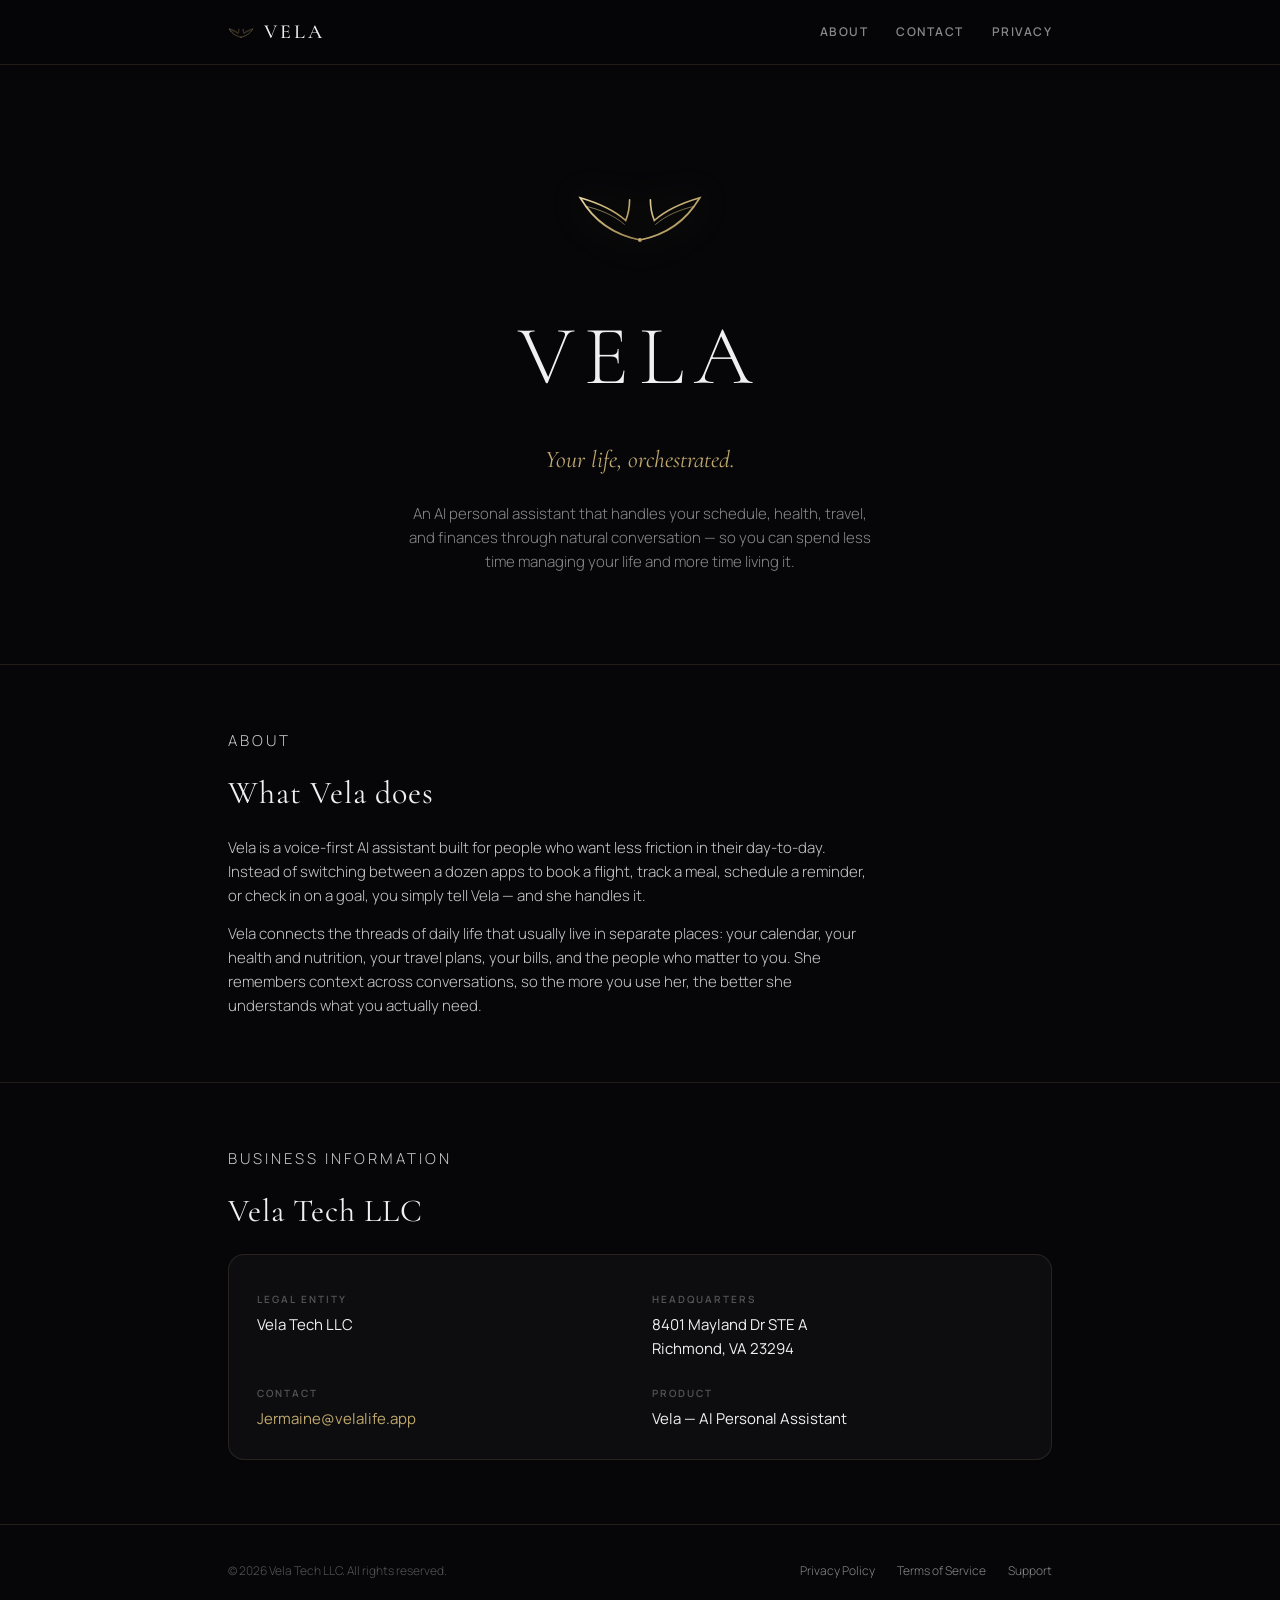
<file: index.html>
<!DOCTYPE html>
<html lang="en">
<head>
<meta charset="UTF-8">
<meta name="viewport" content="width=device-width, initial-scale=1.0">
<title>Vela — Your Life, Orchestrated</title>
<meta name="description" content="Vela is an AI personal assistant that handles your schedule, health, travel, and finances through natural conversation. Built by Vela Tech LLC.">
<link rel="icon" href="assets/wing-mark.svg" type="image/svg+xml">
<link rel="stylesheet" href="assets/style.css">
</head>
<body>

<nav class="site-nav">
  <div class="wrap">
    <a href="/" class="nav-brand">
      <img src="assets/wing-mark.svg" alt="">
      <span>VELA</span>
    </a>
    <div class="nav-links">
      <a href="#about">About</a>
      <a href="#contact">Contact</a>
      <a href="privacy.html">Privacy</a>
    </div>
  </div>
</nav>

<header class="hero">
  <div class="wrap">
    <img class="hero-mark" src="assets/wing-mark.svg" alt="Vela wing mark">
    <h1>VELA</h1>
    <p class="tagline">Your life, orchestrated.</p>
    <p class="lede">
      An AI personal assistant that handles your schedule, health, travel,
      and finances through natural conversation — so you can spend less
      time managing your life and more time living it.
    </p>
  </div>
</header>

<section class="block" id="about">
  <div class="wrap">
    <p class="eyebrow">About</p>
    <h2>What Vela does</h2>
    <p>
      Vela is a voice-first AI assistant built for people who want less
      friction in their day-to-day. Instead of switching between a dozen
      apps to book a flight, track a meal, schedule a reminder, or check
      in on a goal, you simply tell Vela — and she handles it.
    </p>
    <p>
      Vela connects the threads of daily life that usually live in
      separate places: your calendar, your health and nutrition, your
      travel plans, your bills, and the people who matter to you. She
      remembers context across conversations, so the more you use her,
      the better she understands what you actually need.
    </p>
  </div>
</section>

<section class="block" id="contact">
  <div class="wrap">
    <p class="eyebrow">Business Information</p>
    <h2>Vela Tech LLC</h2>
    <div class="card">
      <div class="info-grid">
        <div>
          <div class="label">Legal Entity</div>
          <div class="value">Vela Tech LLC</div>
        </div>
        <div>
          <div class="label">Headquarters</div>
          <div class="value">8401 Mayland Dr STE A<br>Richmond, VA 23294</div>
        </div>
        <div>
          <div class="label">Contact</div>
          <div class="value"><a href="mailto:Jermaine@velalife.app">Jermaine@velalife.app</a></div>
        </div>
        <div>
          <div class="label">Product</div>
          <div class="value">Vela — AI Personal Assistant</div>
        </div>
      </div>
    </div>
  </div>
</section>

<footer>
  <div class="wrap">
    <div class="copyright">&copy; <span id="year"></span> Vela Tech LLC. All rights reserved.</div>
    <div class="foot-links">
      <a href="privacy.html">Privacy Policy</a>
      <a href="terms.html">Terms of Service</a>
      <a href="support.html">Support</a>
    </div>
  </div>
</footer>

<script>document.getElementById('year').textContent = new Date().getFullYear();</script>
</body>
</html>
</file>
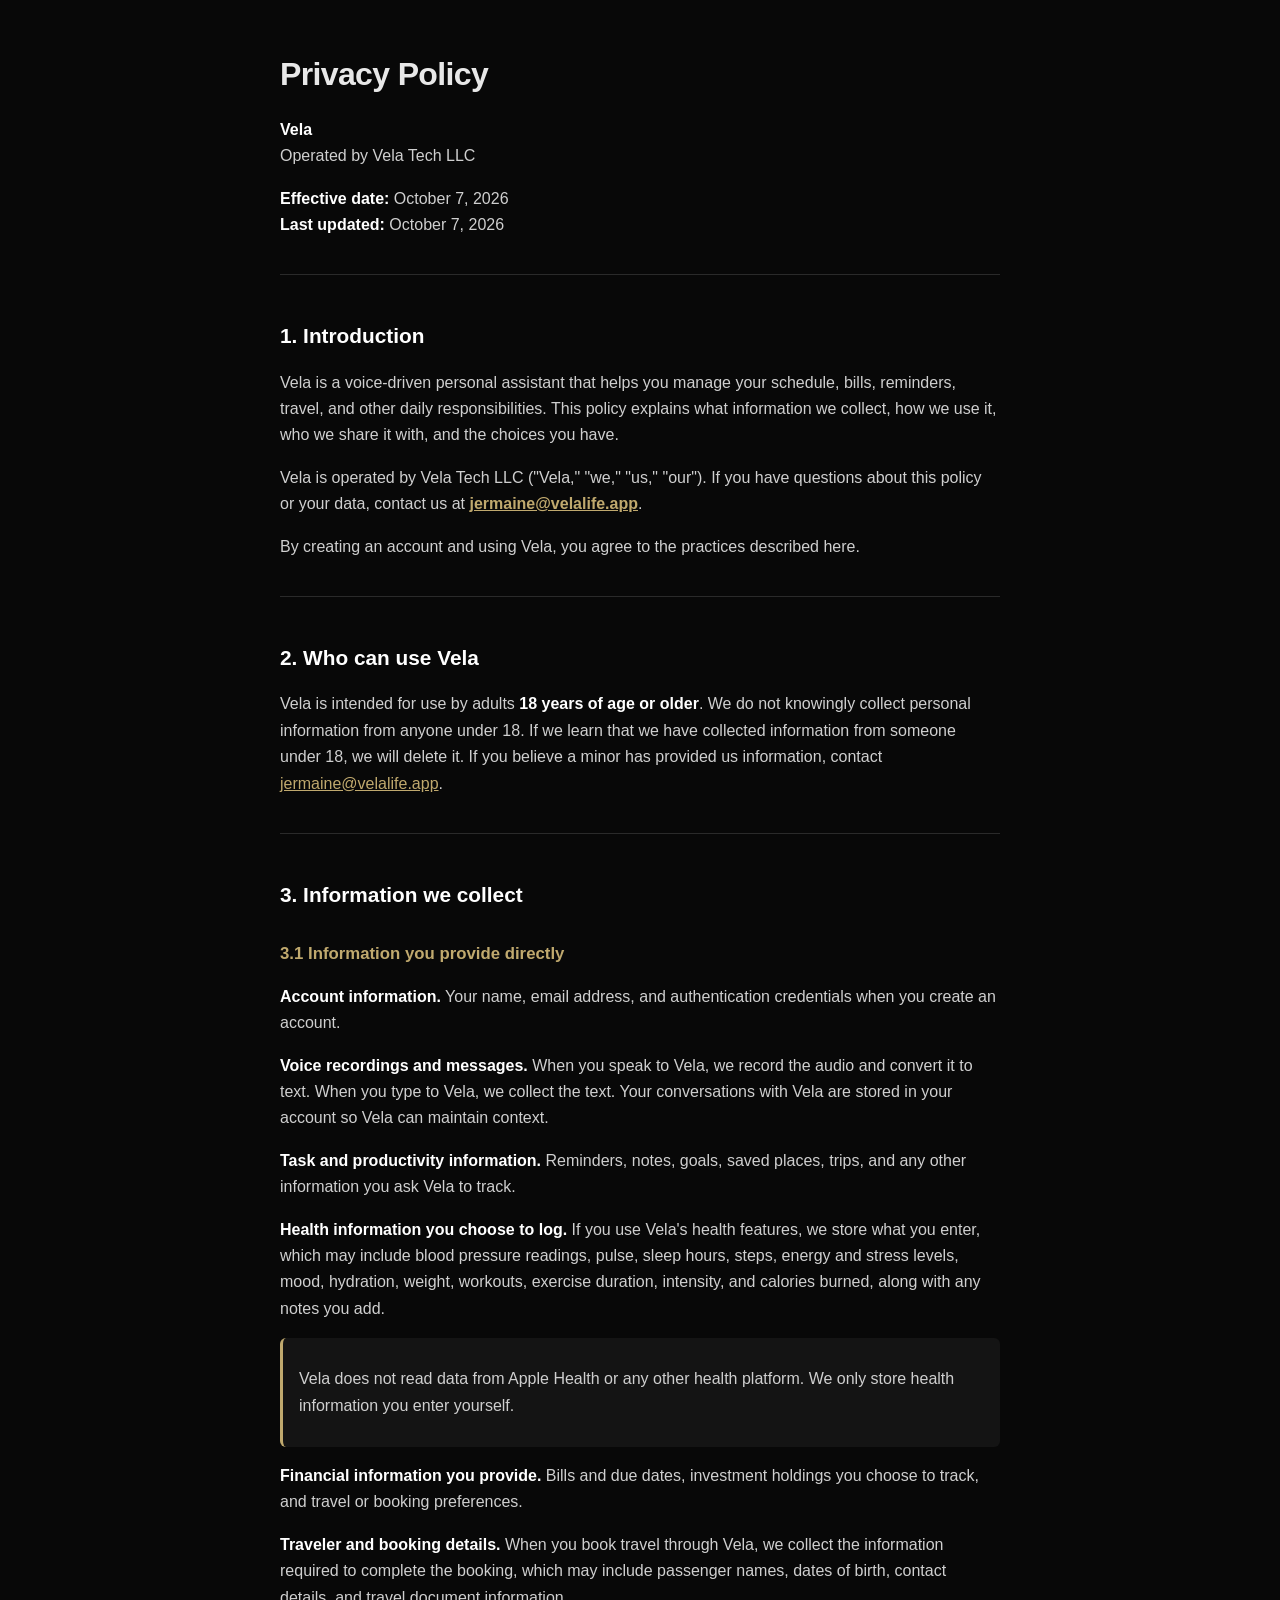
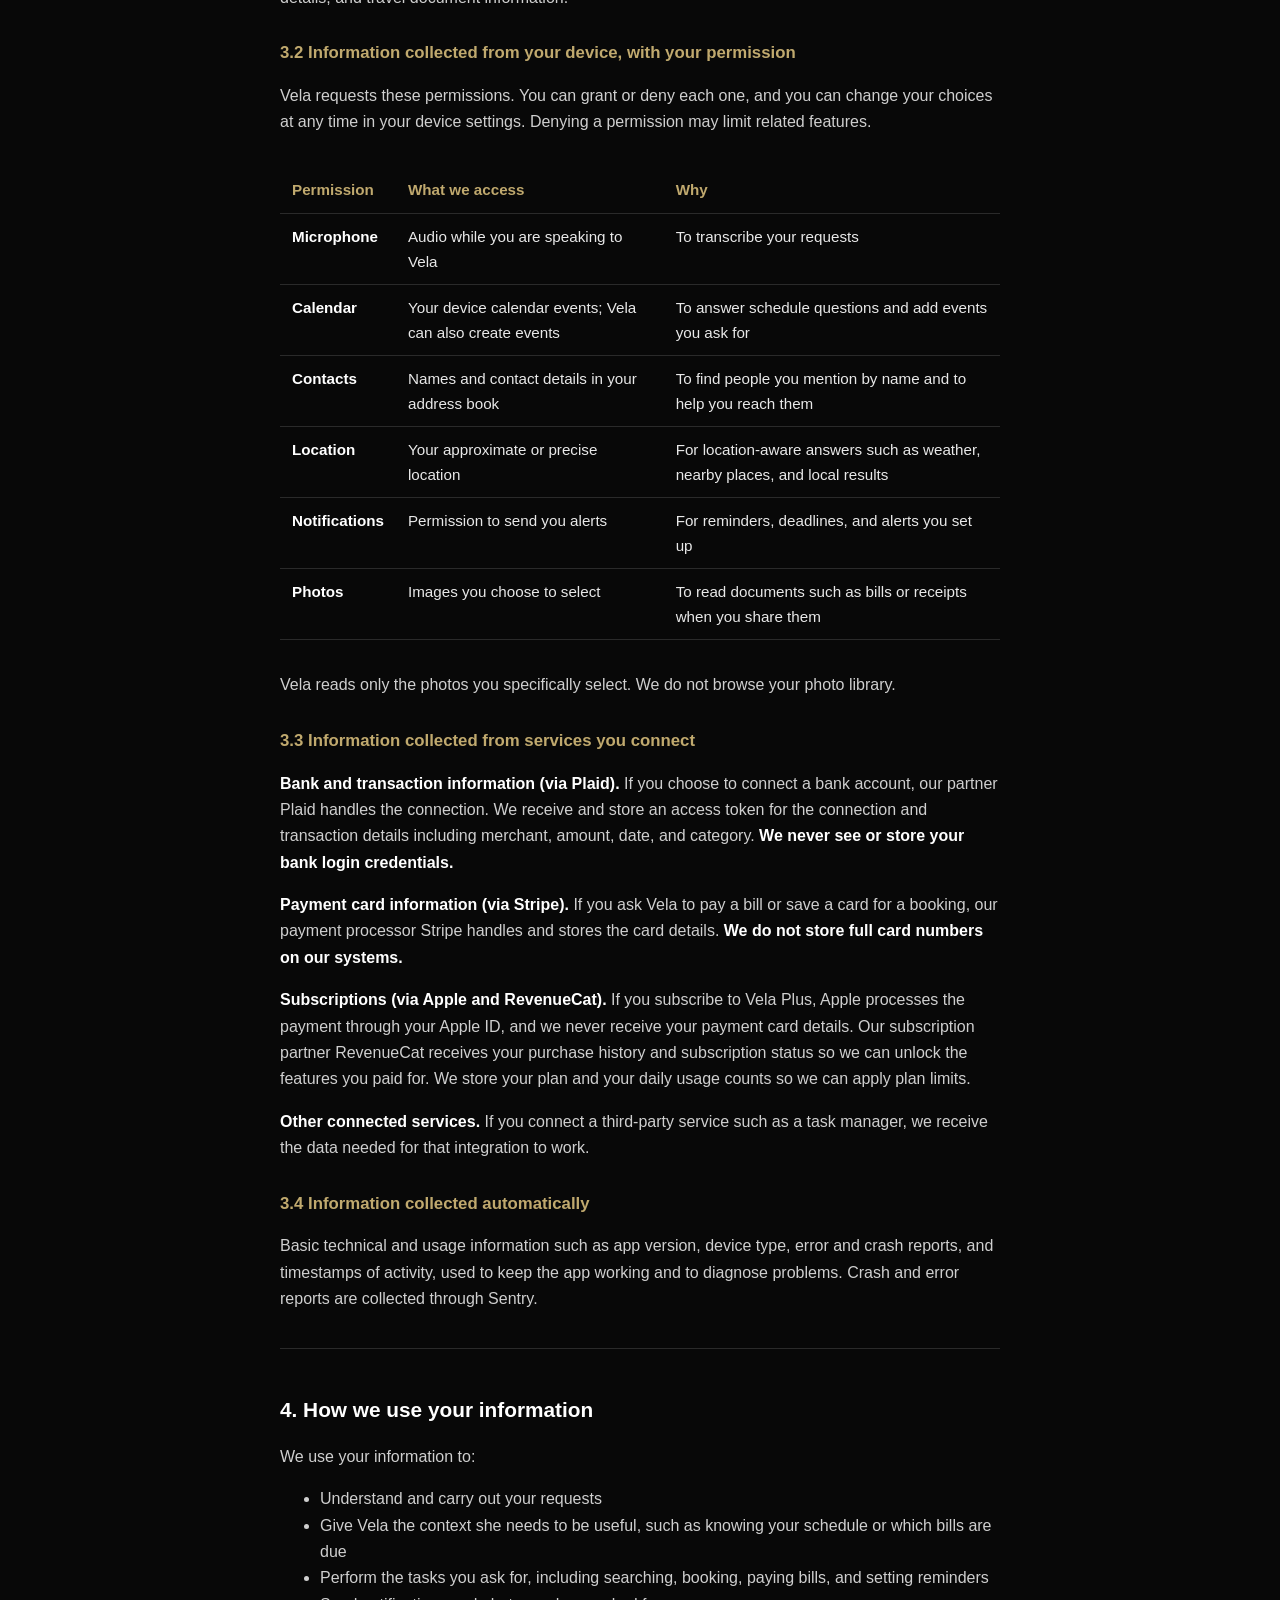
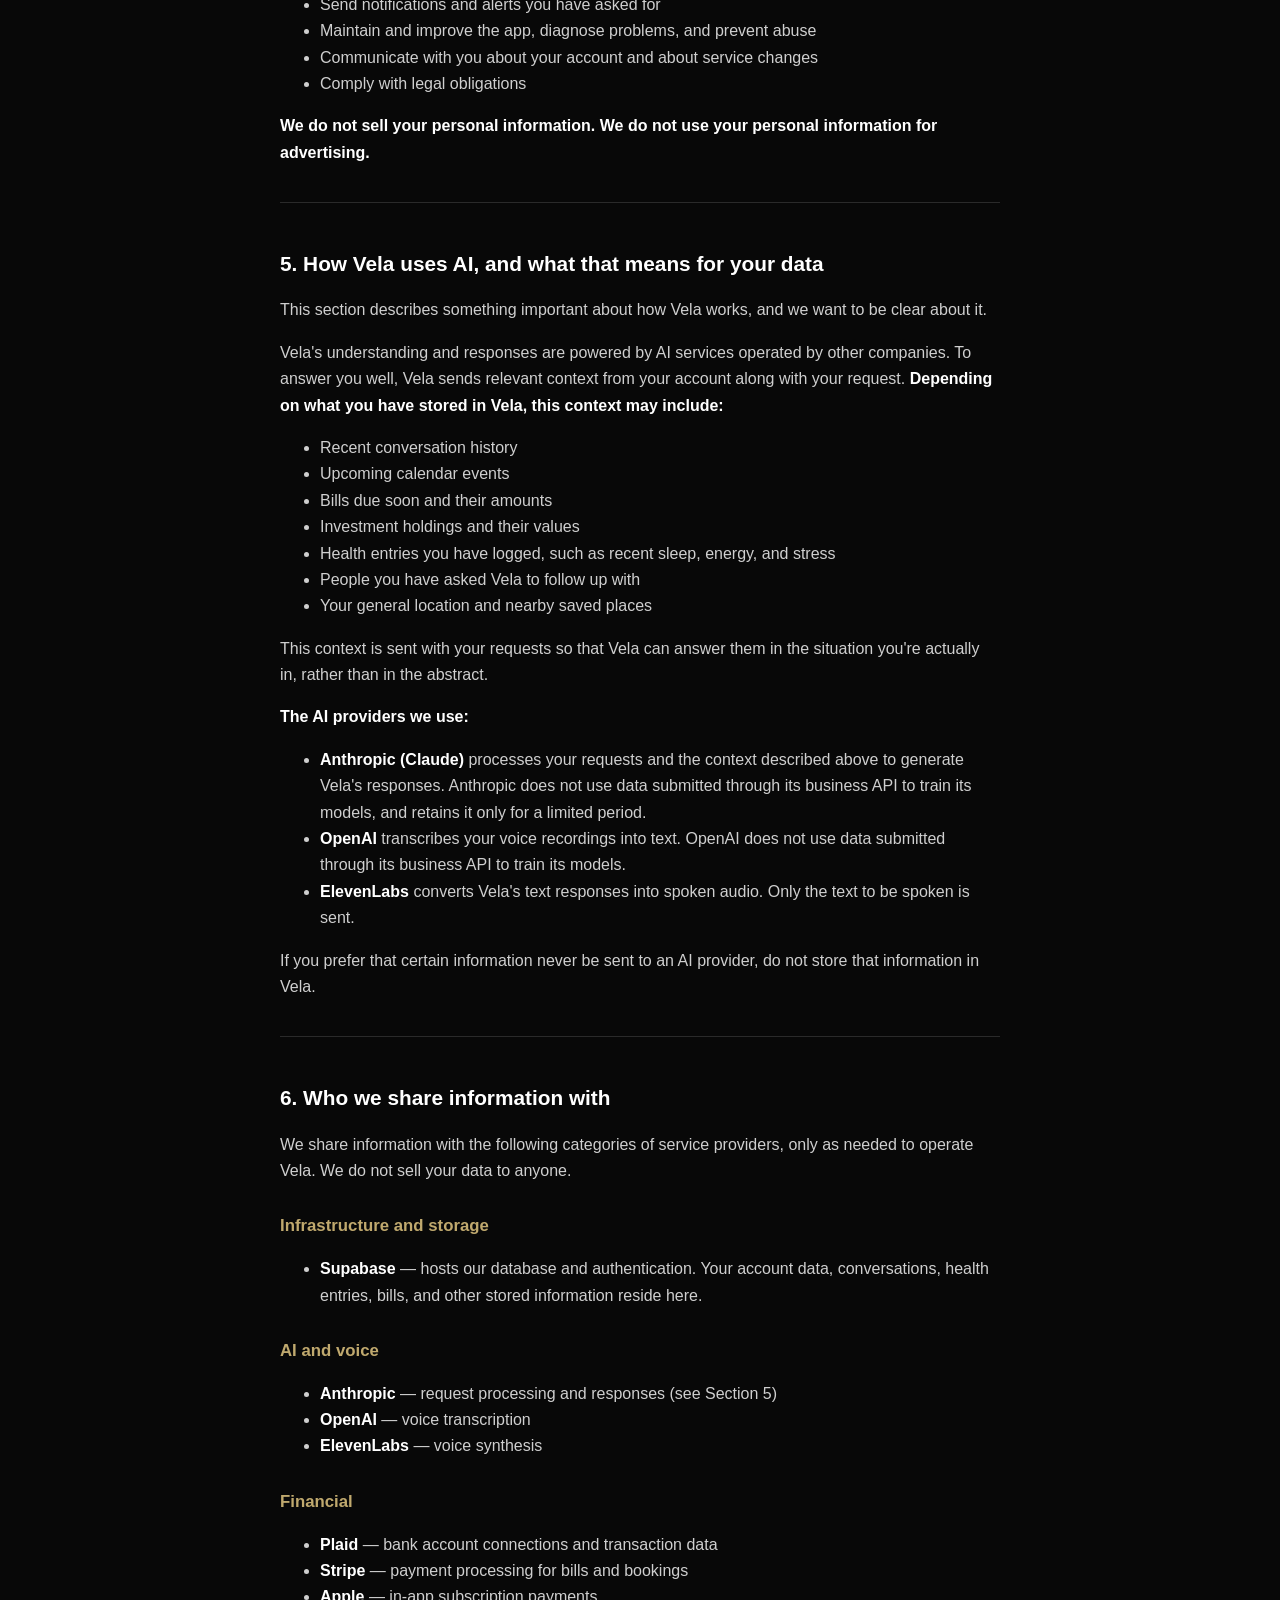
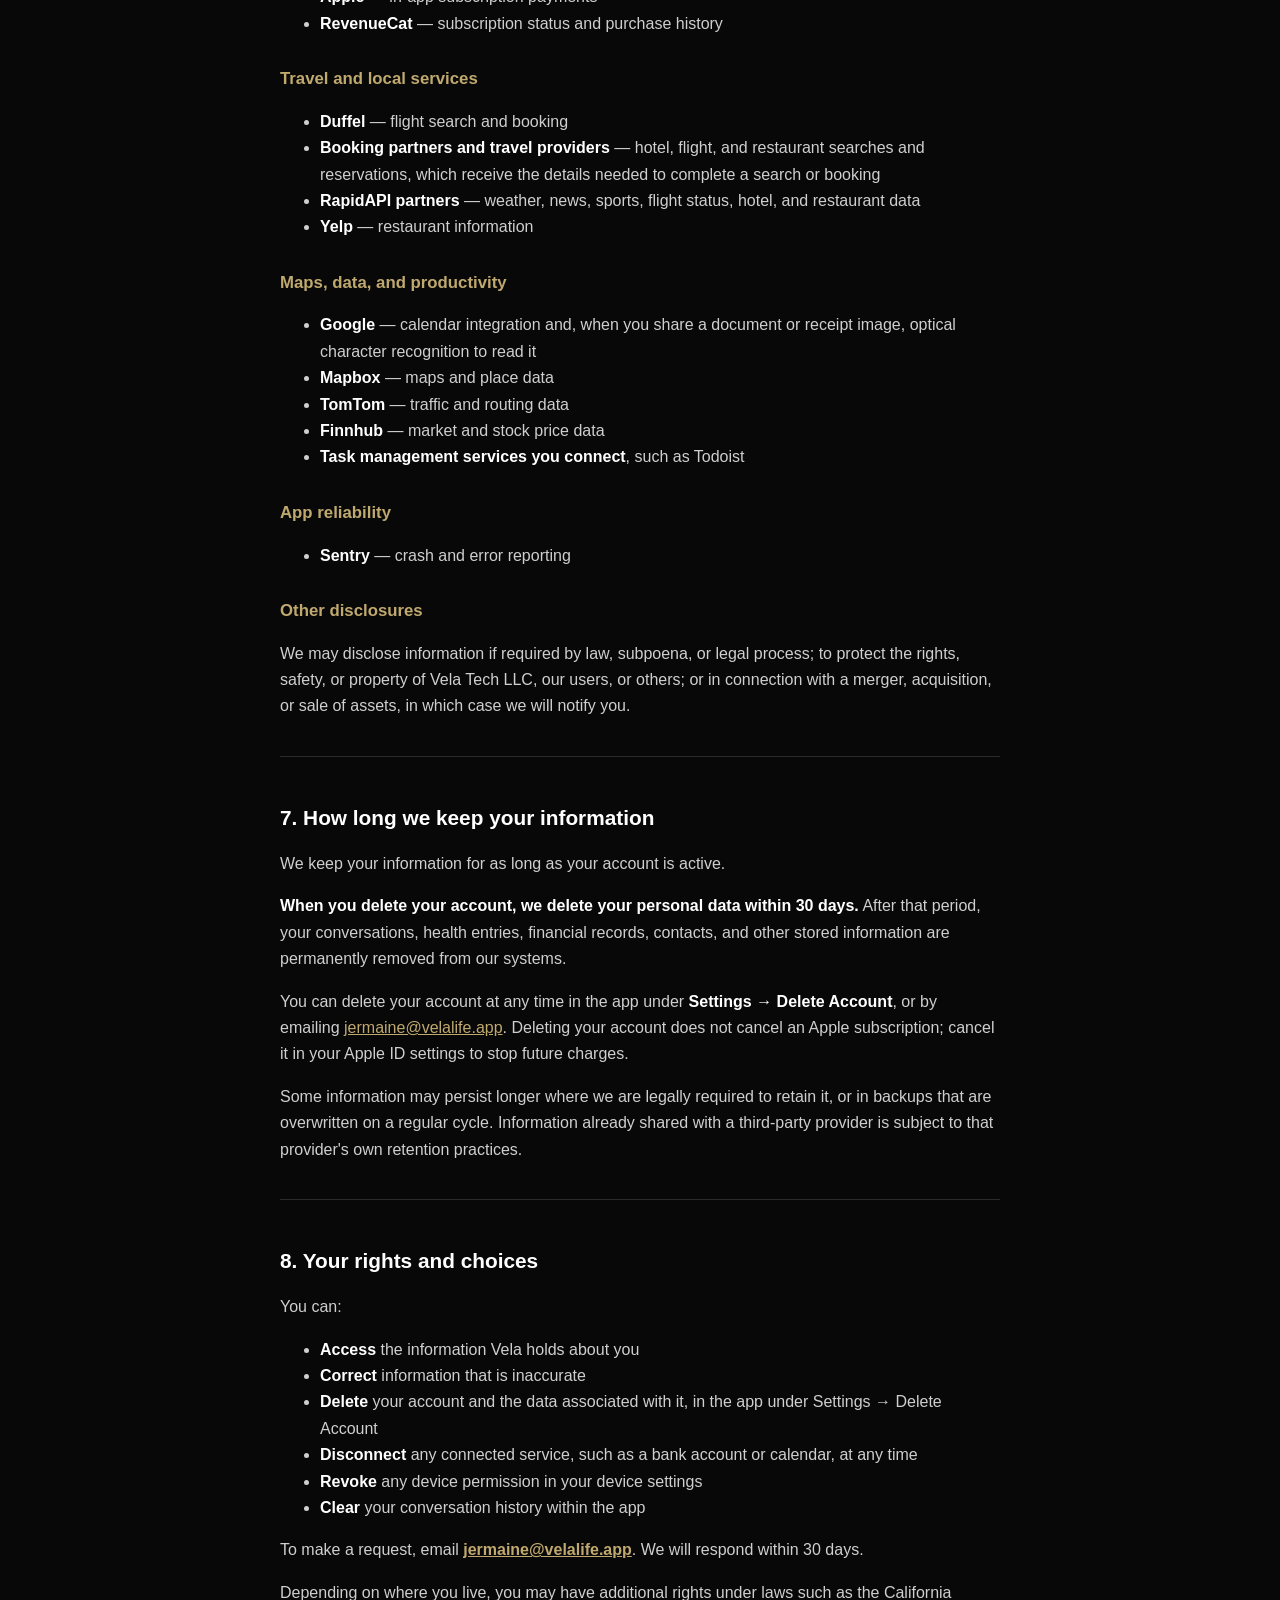
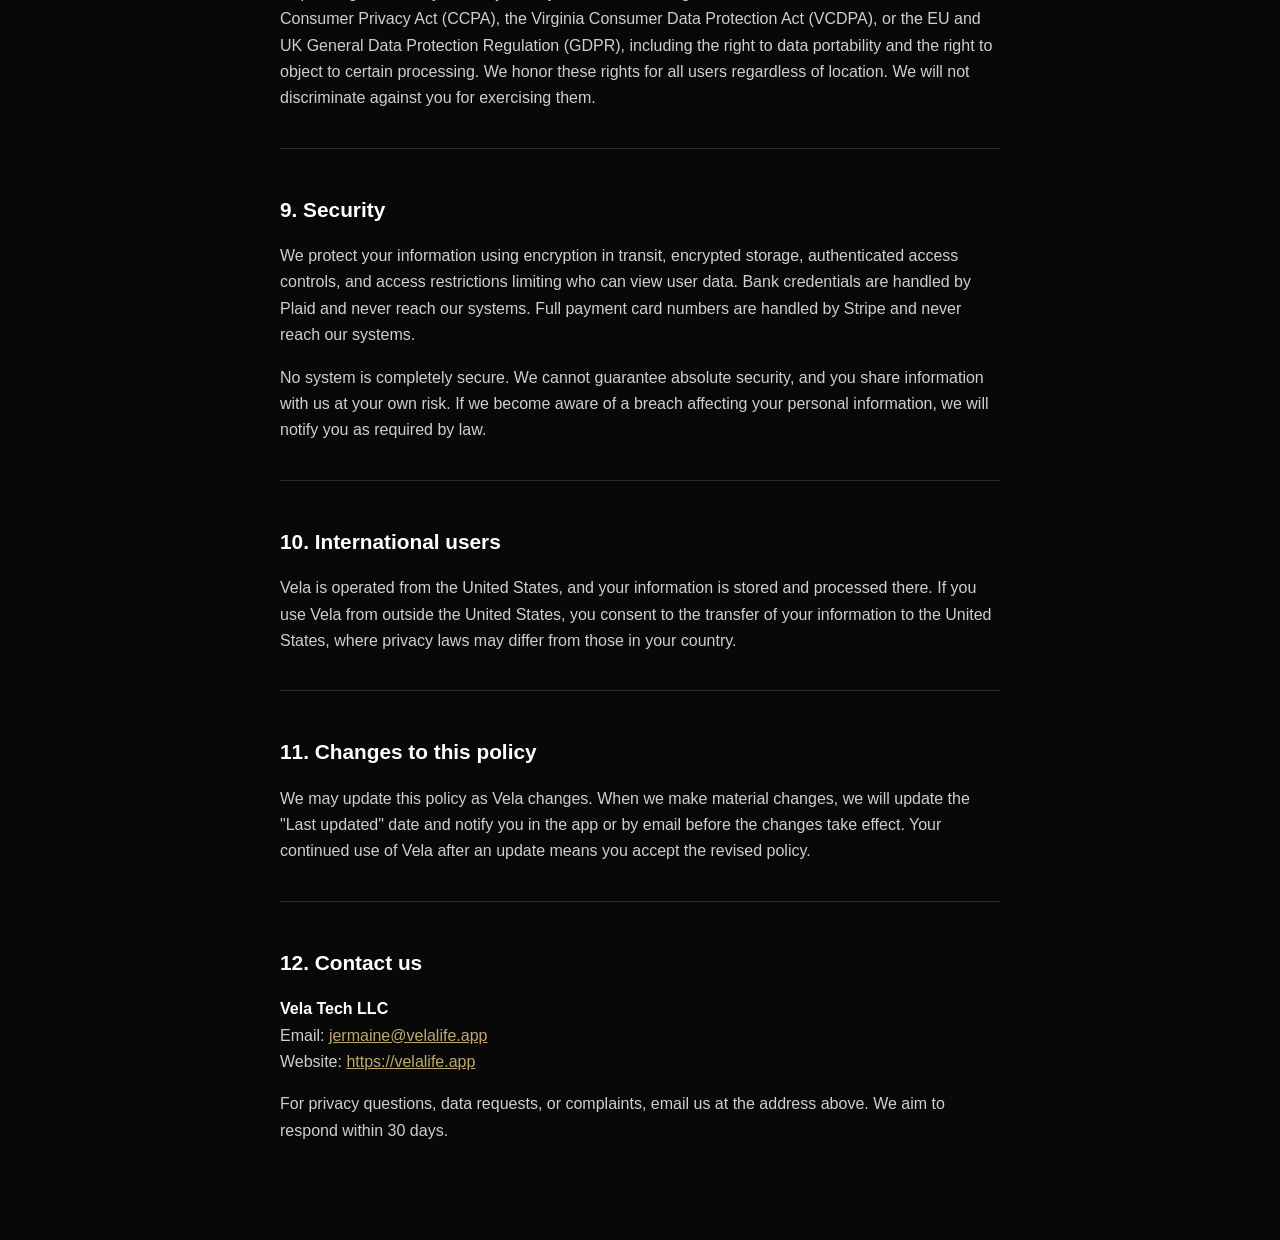
<file: privacy.html>
<!DOCTYPE html>
<html lang="en">
<head>
<meta charset="utf-8">
<meta name="viewport" content="width=device-width, initial-scale=1">
<title>Privacy Policy — Vela</title>
<style>
  :root { color-scheme: dark; }
  body { margin: 0; background: #080808; color: #E8E8E8; font-family: -apple-system, BlinkMacSystemFont, "Segoe UI", Helvetica, Arial, sans-serif; line-height: 1.65; }
  main { max-width: 720px; margin: 0 auto; padding: 48px 22px 80px; }
  h1 { font-size: 2rem; letter-spacing: -0.02em; margin: 0 0 8px; }
  h2 { font-size: 1.3rem; margin: 44px 0 12px; color: #FFFFFF; }
  h3 { font-size: 1.05rem; margin: 28px 0 8px; color: #C0A96E; }
  p, li { color: #CFCFCF; }
  strong { color: #FFFFFF; }
  a { color: #C0A96E; }
  hr { border: 0; border-top: 1px solid #2A2A2A; margin: 36px 0; }
  blockquote { margin: 16px 0; padding: 12px 16px; border-left: 3px solid #C0A96E; background: #141414; border-radius: 6px; }
  .table-wrap { overflow-x: auto; }
  table { width: 100%; border-collapse: collapse; margin: 16px 0; font-size: 0.95rem; }
  th, td { text-align: left; padding: 10px 12px; border-bottom: 1px solid #2A2A2A; vertical-align: top; }
  th { color: #C0A96E; font-weight: 600; }
</style>
</head>
<body>
<main>

<h1>Privacy Policy</h1>

<p><strong>Vela</strong><br>
Operated by Vela Tech LLC</p>

<p><strong>Effective date:</strong> October 7, 2026<br>
<strong>Last updated:</strong> October 7, 2026</p>

<hr>

<h2>1. Introduction</h2>

<p>Vela is a voice-driven personal assistant that helps you manage your schedule, bills, reminders, travel, and other daily responsibilities. This policy explains what information we collect, how we use it, who we share it with, and the choices you have.</p>

<p>Vela is operated by Vela Tech LLC ("Vela," "we," "us," "our"). If you have questions about this policy or your data, contact us at <strong><a href="mailto:jermaine@velalife.app">jermaine@velalife.app</a></strong>.</p>

<p>By creating an account and using Vela, you agree to the practices described here.</p>

<hr>

<h2>2. Who can use Vela</h2>

<p>Vela is intended for use by adults <strong>18 years of age or older</strong>. We do not knowingly collect personal information from anyone under 18. If we learn that we have collected information from someone under 18, we will delete it. If you believe a minor has provided us information, contact <a href="mailto:jermaine@velalife.app">jermaine@velalife.app</a>.</p>

<hr>

<h2>3. Information we collect</h2>

<h3>3.1 Information you provide directly</h3>

<p><strong>Account information.</strong> Your name, email address, and authentication credentials when you create an account.</p>

<p><strong>Voice recordings and messages.</strong> When you speak to Vela, we record the audio and convert it to text. When you type to Vela, we collect the text. Your conversations with Vela are stored in your account so Vela can maintain context.</p>

<p><strong>Task and productivity information.</strong> Reminders, notes, goals, saved places, trips, and any other information you ask Vela to track.</p>

<p><strong>Health information you choose to log.</strong> If you use Vela's health features, we store what you enter, which may include blood pressure readings, pulse, sleep hours, steps, energy and stress levels, mood, hydration, weight, workouts, exercise duration, intensity, and calories burned, along with any notes you add.</p>

<blockquote>
<p>Vela does not read data from Apple Health or any other health platform. We only store health information you enter yourself.</p>
</blockquote>

<p><strong>Financial information you provide.</strong> Bills and due dates, investment holdings you choose to track, and travel or booking preferences.</p>

<p><strong>Traveler and booking details.</strong> When you book travel through Vela, we collect the information required to complete the booking, which may include passenger names, dates of birth, contact details, and travel document information.</p>

<h3>3.2 Information collected from your device, with your permission</h3>

<p>Vela requests these permissions. You can grant or deny each one, and you can change your choices at any time in your device settings. Denying a permission may limit related features.</p>

<div class="table-wrap">
<table>
<thead>
<tr><th>Permission</th><th>What we access</th><th>Why</th></tr>
</thead>
<tbody>
<tr><td><strong>Microphone</strong></td><td>Audio while you are speaking to Vela</td><td>To transcribe your requests</td></tr>
<tr><td><strong>Calendar</strong></td><td>Your device calendar events; Vela can also create events</td><td>To answer schedule questions and add events you ask for</td></tr>
<tr><td><strong>Contacts</strong></td><td>Names and contact details in your address book</td><td>To find people you mention by name and to help you reach them</td></tr>
<tr><td><strong>Location</strong></td><td>Your approximate or precise location</td><td>For location-aware answers such as weather, nearby places, and local results</td></tr>
<tr><td><strong>Notifications</strong></td><td>Permission to send you alerts</td><td>For reminders, deadlines, and alerts you set up</td></tr>
<tr><td><strong>Photos</strong></td><td>Images you choose to select</td><td>To read documents such as bills or receipts when you share them</td></tr>
</tbody>
</table>
</div>

<p>Vela reads only the photos you specifically select. We do not browse your photo library.</p>

<h3>3.3 Information collected from services you connect</h3>

<p><strong>Bank and transaction information (via Plaid).</strong> If you choose to connect a bank account, our partner Plaid handles the connection. We receive and store an access token for the connection and transaction details including merchant, amount, date, and category. <strong>We never see or store your bank login credentials.</strong></p>

<p><strong>Payment card information (via Stripe).</strong> If you ask Vela to pay a bill or save a card for a booking, our payment processor Stripe handles and stores the card details. <strong>We do not store full card numbers on our systems.</strong></p>

<p><strong>Subscriptions (via Apple and RevenueCat).</strong> If you subscribe to Vela Plus, Apple processes the payment through your Apple ID, and we never receive your payment card details. Our subscription partner RevenueCat receives your purchase history and subscription status so we can unlock the features you paid for. We store your plan and your daily usage counts so we can apply plan limits.</p>

<p><strong>Other connected services.</strong> If you connect a third-party service such as a task manager, we receive the data needed for that integration to work.</p>

<h3>3.4 Information collected automatically</h3>

<p>Basic technical and usage information such as app version, device type, error and crash reports, and timestamps of activity, used to keep the app working and to diagnose problems. Crash and error reports are collected through Sentry.</p>

<hr>

<h2>4. How we use your information</h2>

<p>We use your information to:</p>

<ul>
<li>Understand and carry out your requests</li>
<li>Give Vela the context she needs to be useful, such as knowing your schedule or which bills are due</li>
<li>Perform the tasks you ask for, including searching, booking, paying bills, and setting reminders</li>
<li>Send notifications and alerts you have asked for</li>
<li>Maintain and improve the app, diagnose problems, and prevent abuse</li>
<li>Communicate with you about your account and about service changes</li>
<li>Comply with legal obligations</li>
</ul>

<p><strong>We do not sell your personal information. We do not use your personal information for advertising.</strong></p>

<hr>

<h2>5. How Vela uses AI, and what that means for your data</h2>

<p>This section describes something important about how Vela works, and we want to be clear about it.</p>

<p>Vela's understanding and responses are powered by AI services operated by other companies. To answer you well, Vela sends relevant context from your account along with your request. <strong>Depending on what you have stored in Vela, this context may include:</strong></p>

<ul>
<li>Recent conversation history</li>
<li>Upcoming calendar events</li>
<li>Bills due soon and their amounts</li>
<li>Investment holdings and their values</li>
<li>Health entries you have logged, such as recent sleep, energy, and stress</li>
<li>People you have asked Vela to follow up with</li>
<li>Your general location and nearby saved places</li>
</ul>

<p>This context is sent with your requests so that Vela can answer them in the situation you're actually in, rather than in the abstract.</p>

<p><strong>The AI providers we use:</strong></p>

<ul>
<li><strong>Anthropic (Claude)</strong> processes your requests and the context described above to generate Vela's responses. Anthropic does not use data submitted through its business API to train its models, and retains it only for a limited period.</li>
<li><strong>OpenAI</strong> transcribes your voice recordings into text. OpenAI does not use data submitted through its business API to train its models.</li>
<li><strong>ElevenLabs</strong> converts Vela's text responses into spoken audio. Only the text to be spoken is sent.</li>
</ul>

<p>If you prefer that certain information never be sent to an AI provider, do not store that information in Vela.</p>

<hr>

<h2>6. Who we share information with</h2>

<p>We share information with the following categories of service providers, only as needed to operate Vela. We do not sell your data to anyone.</p>

<h3>Infrastructure and storage</h3>

<ul>
<li><strong>Supabase</strong> — hosts our database and authentication. Your account data, conversations, health entries, bills, and other stored information reside here.</li>
</ul>

<h3>AI and voice</h3>

<ul>
<li><strong>Anthropic</strong> — request processing and responses (see Section 5)</li>
<li><strong>OpenAI</strong> — voice transcription</li>
<li><strong>ElevenLabs</strong> — voice synthesis</li>
</ul>

<h3>Financial</h3>

<ul>
<li><strong>Plaid</strong> — bank account connections and transaction data</li>
<li><strong>Stripe</strong> — payment processing for bills and bookings</li>
<li><strong>Apple</strong> — in-app subscription payments</li>
<li><strong>RevenueCat</strong> — subscription status and purchase history</li>
</ul>

<h3>Travel and local services</h3>

<ul>
<li><strong>Duffel</strong> — flight search and booking</li>
<li><strong>Booking partners and travel providers</strong> — hotel, flight, and restaurant searches and reservations, which receive the details needed to complete a search or booking</li>
<li><strong>RapidAPI partners</strong> — weather, news, sports, flight status, hotel, and restaurant data</li>
<li><strong>Yelp</strong> — restaurant information</li>
</ul>

<h3>Maps, data, and productivity</h3>

<ul>
<li><strong>Google</strong> — calendar integration and, when you share a document or receipt image, optical character recognition to read it</li>
<li><strong>Mapbox</strong> — maps and place data</li>
<li><strong>TomTom</strong> — traffic and routing data</li>
<li><strong>Finnhub</strong> — market and stock price data</li>
<li><strong>Task management services you connect</strong>, such as Todoist</li>
</ul>

<h3>App reliability</h3>
<ul><li><strong>Sentry</strong> — crash and error reporting</li></ul>

<h3>Other disclosures</h3>

<p>We may disclose information if required by law, subpoena, or legal process; to protect the rights, safety, or property of Vela Tech LLC, our users, or others; or in connection with a merger, acquisition, or sale of assets, in which case we will notify you.</p>

<hr>

<h2>7. How long we keep your information</h2>

<p>We keep your information for as long as your account is active.</p>

<p><strong>When you delete your account, we delete your personal data within 30 days.</strong> After that period, your conversations, health entries, financial records, contacts, and other stored information are permanently removed from our systems.</p>

<p>You can delete your account at any time in the app under <strong>Settings → Delete Account</strong>, or by emailing <a href="mailto:jermaine@velalife.app">jermaine@velalife.app</a>. Deleting your account does not cancel an Apple subscription; cancel it in your Apple ID settings to stop future charges.</p>

<p>Some information may persist longer where we are legally required to retain it, or in backups that are overwritten on a regular cycle. Information already shared with a third-party provider is subject to that provider's own retention practices.</p>

<hr>

<h2>8. Your rights and choices</h2>

<p>You can:</p>

<ul>
<li><strong>Access</strong> the information Vela holds about you</li>
<li><strong>Correct</strong> information that is inaccurate</li>
<li><strong>Delete</strong> your account and the data associated with it, in the app under Settings → Delete Account</li>
<li><strong>Disconnect</strong> any connected service, such as a bank account or calendar, at any time</li>
<li><strong>Revoke</strong> any device permission in your device settings</li>
<li><strong>Clear</strong> your conversation history within the app</li>
</ul>

<p>To make a request, email <strong><a href="mailto:jermaine@velalife.app">jermaine@velalife.app</a></strong>. We will respond within 30 days.</p>

<p>Depending on where you live, you may have additional rights under laws such as the California Consumer Privacy Act (CCPA), the Virginia Consumer Data Protection Act (VCDPA), or the EU and UK General Data Protection Regulation (GDPR), including the right to data portability and the right to object to certain processing. We honor these rights for all users regardless of location. We will not discriminate against you for exercising them.</p>

<hr>

<h2>9. Security</h2>

<p>We protect your information using encryption in transit, encrypted storage, authenticated access controls, and access restrictions limiting who can view user data. Bank credentials are handled by Plaid and never reach our systems. Full payment card numbers are handled by Stripe and never reach our systems.</p>

<p>No system is completely secure. We cannot guarantee absolute security, and you share information with us at your own risk. If we become aware of a breach affecting your personal information, we will notify you as required by law.</p>

<hr>

<h2>10. International users</h2>

<p>Vela is operated from the United States, and your information is stored and processed there. If you use Vela from outside the United States, you consent to the transfer of your information to the United States, where privacy laws may differ from those in your country.</p>

<hr>

<h2>11. Changes to this policy</h2>

<p>We may update this policy as Vela changes. When we make material changes, we will update the "Last updated" date and notify you in the app or by email before the changes take effect. Your continued use of Vela after an update means you accept the revised policy.</p>

<hr>

<h2>12. Contact us</h2>

<p><strong>Vela Tech LLC</strong><br>
Email: <a href="mailto:jermaine@velalife.app">jermaine@velalife.app</a><br>
Website: <a href="https://velalife.app">https://velalife.app</a></p>

<p>For privacy questions, data requests, or complaints, email us at the address above. We aim to respond within 30 days.</p>

</main>
</body>
</html>
</file>
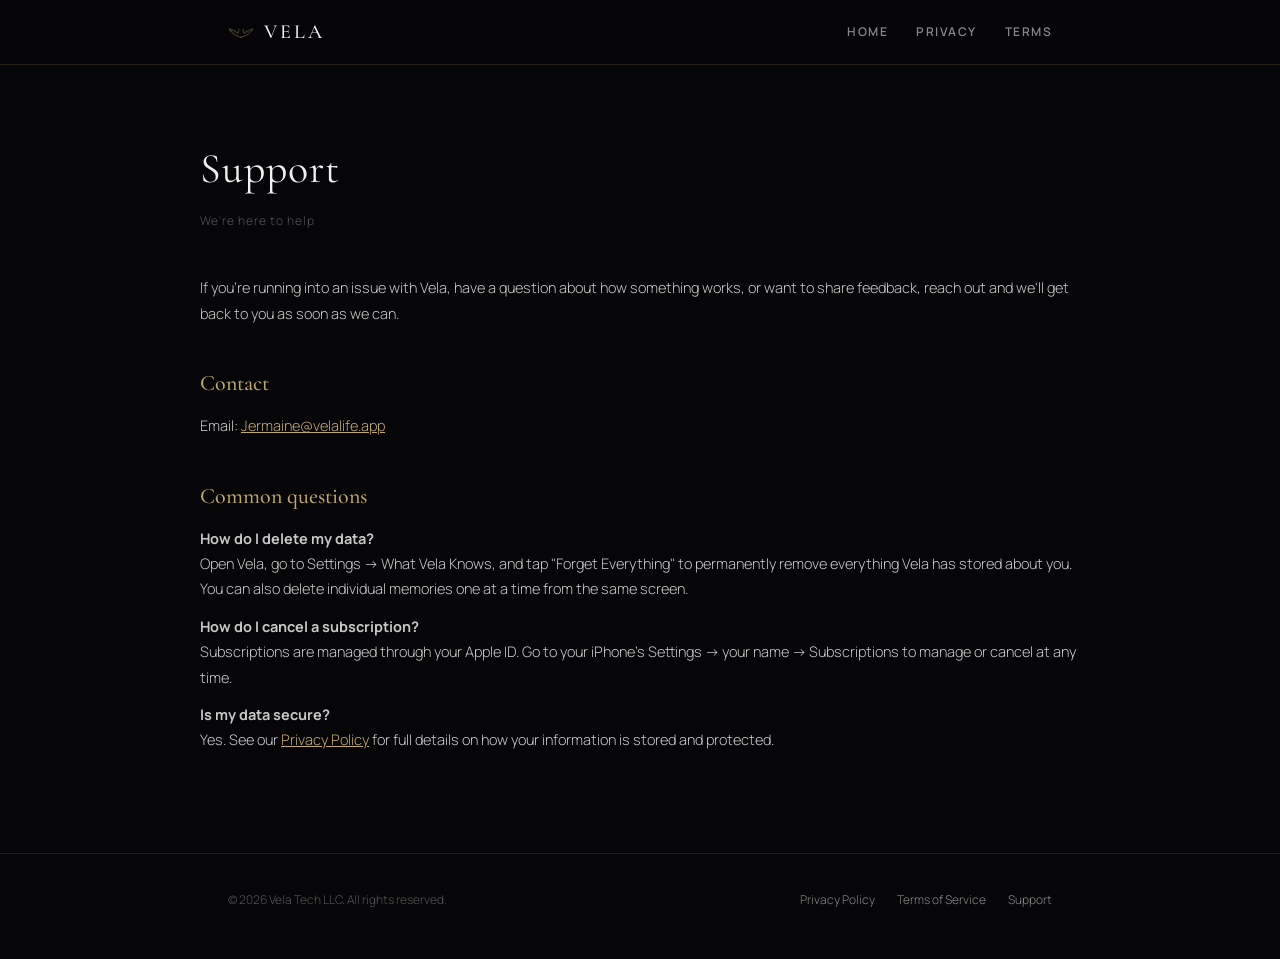
<file: support.html>
<!DOCTYPE html>
<html lang="en">
<head>
<meta charset="UTF-8">
<meta name="viewport" content="width=device-width, initial-scale=1.0">
<title>Support — Vela</title>
<link rel="icon" href="assets/wing-mark.svg" type="image/svg+xml">
<link rel="stylesheet" href="assets/style.css">
</head>
<body>

<nav class="site-nav">
  <div class="wrap">
    <a href="/" class="nav-brand">
      <img src="assets/wing-mark.svg" alt="">
      <span>VELA</span>
    </a>
    <div class="nav-links">
      <a href="/">Home</a>
      <a href="privacy.html">Privacy</a>
      <a href="terms.html">Terms</a>
    </div>
  </div>
</nav>

<div class="wrap legal">
  <h1>Support</h1>
  <p class="updated">We're here to help</p>

  <p>
    If you're running into an issue with Vela, have a question about how
    something works, or want to share feedback, reach out and we'll get
    back to you as soon as we can.
  </p>

  <h2>Contact</h2>
  <p>Email: <a href="mailto:Jermaine@velalife.app">Jermaine@velalife.app</a></p>

  <h2>Common questions</h2>
  <p>
    <strong>How do I delete my data?</strong><br>
    Open Vela, go to Settings → What Vela Knows, and tap "Forget
    Everything" to permanently remove everything Vela has stored about
    you. You can also delete individual memories one at a time from the
    same screen.
  </p>
  <p>
    <strong>How do I cancel a subscription?</strong><br>
    Subscriptions are managed through your Apple ID. Go to your iPhone's
    Settings → your name → Subscriptions to manage or cancel at
    any time.
  </p>
  <p>
    <strong>Is my data secure?</strong><br>
    Yes. See our <a href="privacy.html">Privacy Policy</a> for full
    details on how your information is stored and protected.
  </p>
</div>

<footer>
  <div class="wrap">
    <div class="copyright">&copy; <span id="year"></span> Vela Tech LLC. All rights reserved.</div>
    <div class="foot-links">
      <a href="privacy.html">Privacy Policy</a>
      <a href="terms.html">Terms of Service</a>
      <a href="support.html">Support</a>
    </div>
  </div>
</footer>

<script>document.getElementById('year').textContent = new Date().getFullYear();</script>
</body>
</html>
</file>
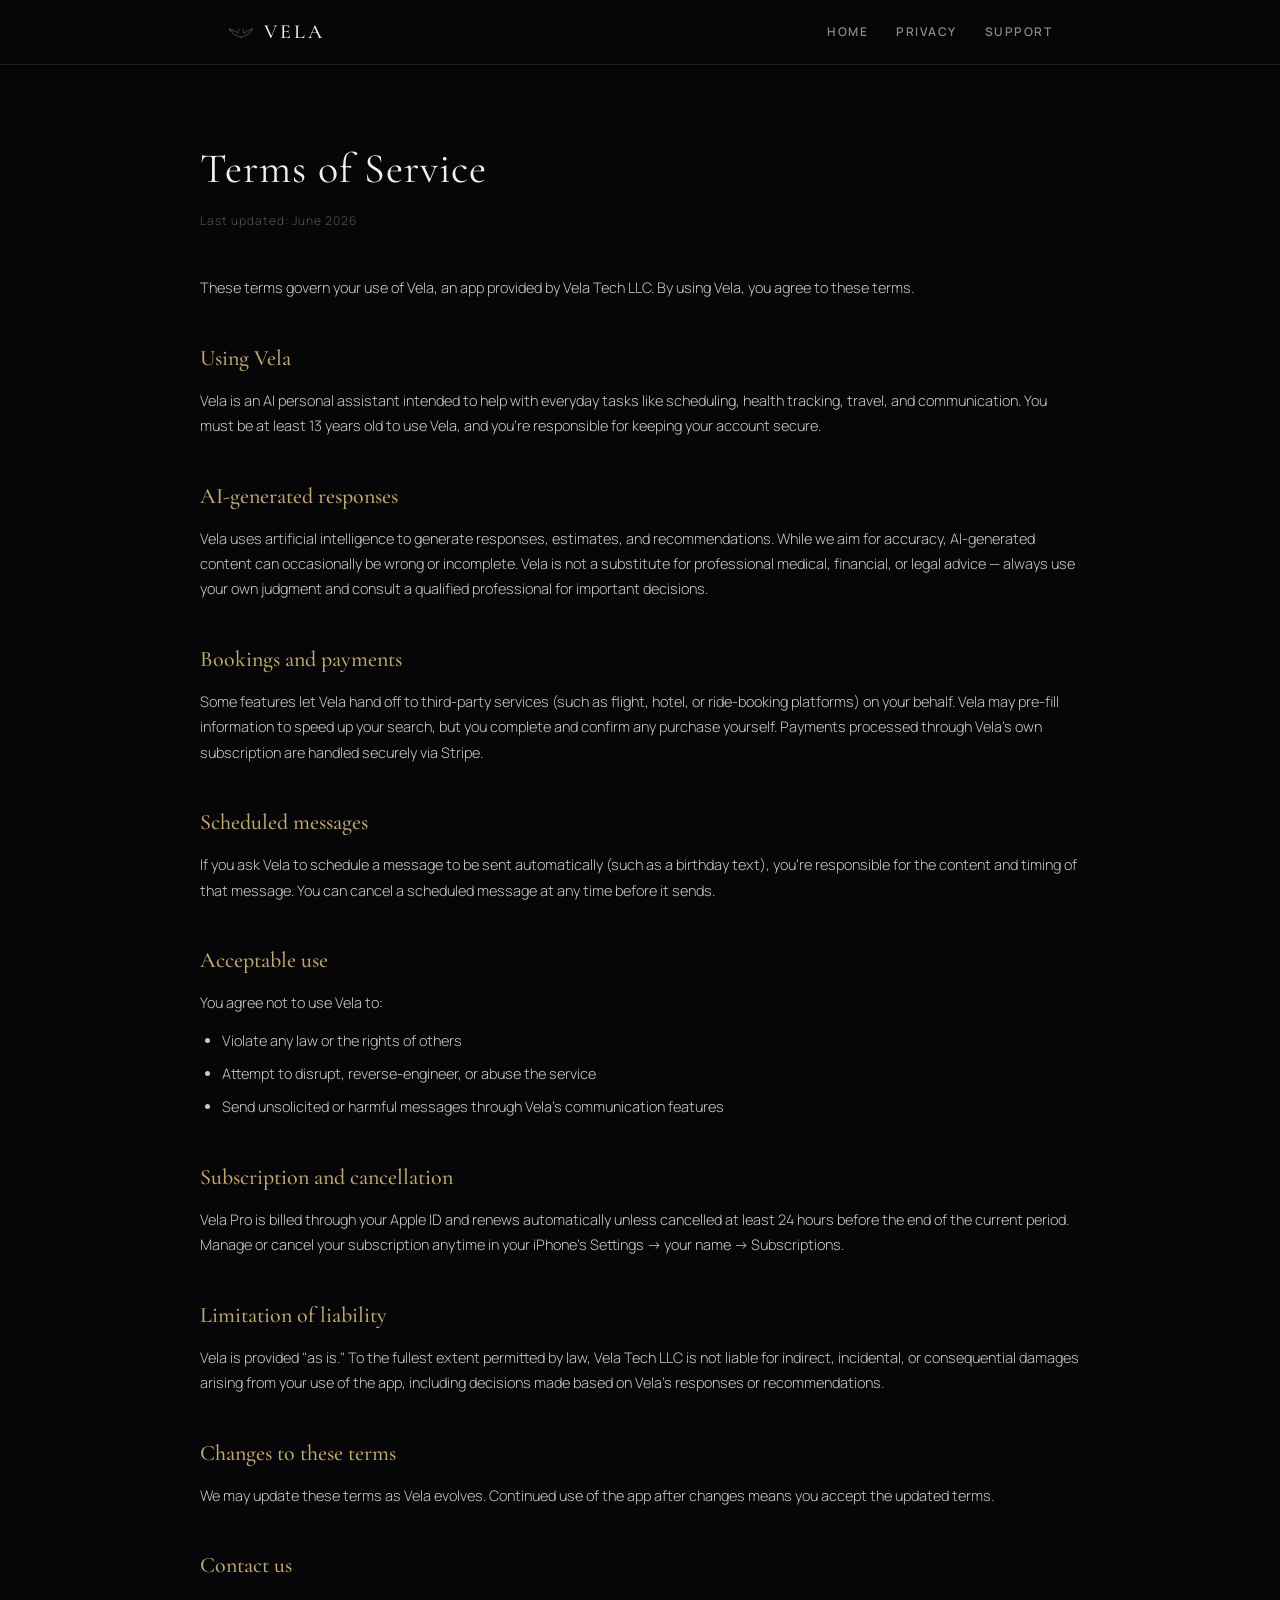
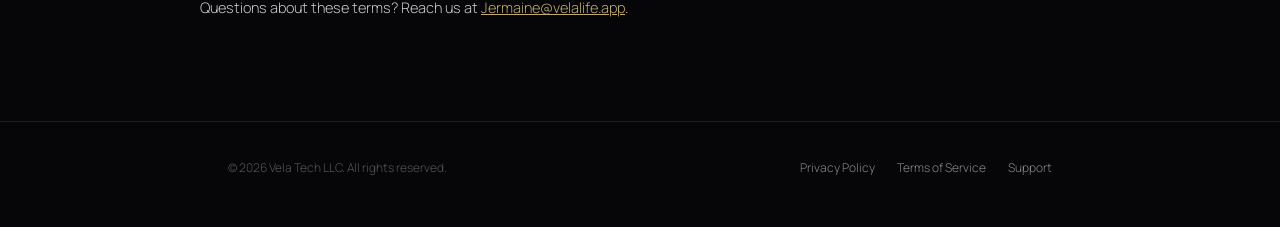
<file: terms.html>
<!DOCTYPE html>
<html lang="en">
<head>
<meta charset="UTF-8">
<meta name="viewport" content="width=device-width, initial-scale=1.0">
<title>Terms of Service — Vela</title>
<link rel="icon" href="assets/wing-mark.svg" type="image/svg+xml">
<link rel="stylesheet" href="assets/style.css">
</head>
<body>

<nav class="site-nav">
  <div class="wrap">
    <a href="/" class="nav-brand">
      <img src="assets/wing-mark.svg" alt="">
      <span>VELA</span>
    </a>
    <div class="nav-links">
      <a href="/">Home</a>
      <a href="privacy.html">Privacy</a>
      <a href="support.html">Support</a>
    </div>
  </div>
</nav>

<div class="wrap legal">
  <h1>Terms of Service</h1>
  <p class="updated">Last updated: June 2026</p>

  <p>
    These terms govern your use of Vela, an app provided by Vela Tech
    LLC. By using Vela, you agree to these terms.
  </p>

  <h2>Using Vela</h2>
  <p>
    Vela is an AI personal assistant intended to help with everyday
    tasks like scheduling, health tracking, travel, and communication.
    You must be at least 13 years old to use Vela, and you're
    responsible for keeping your account secure.
  </p>

  <h2>AI-generated responses</h2>
  <p>
    Vela uses artificial intelligence to generate responses, estimates,
    and recommendations. While we aim for accuracy, AI-generated content
    can occasionally be wrong or incomplete. Vela is not a substitute
    for professional medical, financial, or legal advice — always use
    your own judgment and consult a qualified professional for important
    decisions.
  </p>

  <h2>Bookings and payments</h2>
  <p>
    Some features let Vela hand off to third-party services (such as
    flight, hotel, or ride-booking platforms) on your behalf. Vela may
    pre-fill information to speed up your search, but you complete and
    confirm any purchase yourself. Payments processed through Vela's own
    subscription are handled securely via Stripe.
  </p>

  <h2>Scheduled messages</h2>
  <p>
    If you ask Vela to schedule a message to be sent automatically (such
    as a birthday text), you're responsible for the content and timing
    of that message. You can cancel a scheduled message at any time
    before it sends.
  </p>

  <h2>Acceptable use</h2>
  <p>You agree not to use Vela to:</p>
  <ul>
    <li>Violate any law or the rights of others</li>
    <li>Attempt to disrupt, reverse-engineer, or abuse the service</li>
    <li>Send unsolicited or harmful messages through Vela's communication features</li>
  </ul>

  <h2>Subscription and cancellation</h2>
  <p>
    Vela Pro is billed through your Apple ID and renews automatically
    unless cancelled at least 24 hours before the end of the current
    period. Manage or cancel your subscription anytime in your iPhone's
    Settings → your name → Subscriptions.
  </p>

  <h2>Limitation of liability</h2>
  <p>
    Vela is provided "as is." To the fullest extent permitted by law,
    Vela Tech LLC is not liable for indirect, incidental, or
    consequential damages arising from your use of the app, including
    decisions made based on Vela's responses or recommendations.
  </p>

  <h2>Changes to these terms</h2>
  <p>
    We may update these terms as Vela evolves. Continued use of the app
    after changes means you accept the updated terms.
  </p>

  <h2>Contact us</h2>
  <p>
    Questions about these terms? Reach us at
    <a href="mailto:Jermaine@velalife.app">Jermaine@velalife.app</a>.
  </p>
</div>

<footer>
  <div class="wrap">
    <div class="copyright">&copy; <span id="year"></span> Vela Tech LLC. All rights reserved.</div>
    <div class="foot-links">
      <a href="privacy.html">Privacy Policy</a>
      <a href="terms.html">Terms of Service</a>
      <a href="support.html">Support</a>
    </div>
  </div>
</footer>

<script>document.getElementById('year').textContent = new Date().getFullYear();</script>
</body>
</html>
</file>
<file: assets/style.css>
/* ============================================================
   VELA — shared site stylesheet
   Design tokens pulled directly from the Vela app itself, so the
   website and the app feel like the same product.
   ============================================================ */

@import url('https://fonts.googleapis.com/css2?family=Cormorant+Garamond:ital,wght@0,300;0,400;0,500;1,400&family=Manrope:wght@300;400;500;600;700&display=swap');

:root {
  --bg: #060608;
  --surface: rgba(255,255,255,0.03);
  --border: rgba(192,169,110,0.15);
  --border-strong: rgba(192,169,110,0.3);
  --gold: #C0A96E;
  --gold-bright: #E8D4A0;
  --text: #F0F0F0;
  --text-dim: #C8C8C8;
  --muted: #888;
  --muted-dim: #555;

  --display: 'Cormorant Garamond', Georgia, serif;
  --body: 'Manrope', -apple-system, BlinkMacSystemFont, sans-serif;
}

* { box-sizing: border-box; margin: 0; padding: 0; }

html { scroll-behavior: smooth; }

body {
  background: var(--bg);
  color: var(--text);
  font-family: var(--body);
  font-weight: 300;
  line-height: 1.6;
  -webkit-font-smoothing: antialiased;
}

a { color: var(--gold); text-decoration: none; }
a:hover { color: var(--gold-bright); }
a:focus-visible, button:focus-visible {
  outline: 1px solid var(--gold);
  outline-offset: 4px;
}

img, svg { display: block; max-width: 100%; }

.wrap {
  max-width: 880px;
  margin: 0 auto;
  padding: 0 28px;
}

nav.site-nav {
  position: sticky;
  top: 0;
  z-index: 10;
  background: rgba(6,6,8,0.85);
  backdrop-filter: blur(12px);
  border-bottom: 1px solid var(--border);
}
nav.site-nav .wrap {
  display: flex;
  align-items: center;
  justify-content: space-between;
  height: 64px;
}
.nav-brand {
  display: flex;
  align-items: center;
  gap: 10px;
}
.nav-brand img { width: 26px; height: 16px; }
.nav-brand span {
  font-family: var(--display);
  font-size: 20px;
  font-weight: 500;
  letter-spacing: 3px;
  color: var(--text);
}
.nav-links {
  display: flex;
  gap: 28px;
}
.nav-links a {
  font-size: 12px;
  letter-spacing: 1.5px;
  text-transform: uppercase;
  color: var(--muted);
  font-weight: 600;
}
.nav-links a:hover { color: var(--gold); }

.hero {
  padding: 110px 0 90px;
  text-align: center;
}
.hero-mark {
  width: 130px;
  margin: 0 auto 36px;
  animation: rise 1.4s ease-out both, breathe 5s ease-in-out 1.4s infinite;
  filter: drop-shadow(0 0 18px rgba(192,169,110,0.25));
}
@keyframes rise {
  from { opacity: 0; transform: translateY(14px) scale(0.96); }
  to { opacity: 1; transform: translateY(0) scale(1); }
}
@keyframes breathe {
  0%, 100% { filter: drop-shadow(0 0 18px rgba(192,169,110,0.25)); }
  50% { filter: drop-shadow(0 0 30px rgba(192,169,110,0.45)); }
}
@media (prefers-reduced-motion: reduce) {
  .hero-mark { animation: none; }
}
.hero h1 {
  font-family: var(--display);
  font-weight: 300;
  font-size: clamp(48px, 9vw, 84px);
  letter-spacing: 10px;
  color: var(--text);
  margin-bottom: 18px;
}
.hero .tagline {
  font-family: var(--display);
  font-style: italic;
  font-size: clamp(18px, 3vw, 24px);
  color: var(--gold);
  font-weight: 400;
  margin-bottom: 22px;
}
.hero p.lede {
  max-width: 480px;
  margin: 0 auto;
  color: var(--muted);
  font-size: 15px;
  font-weight: 300;
}

.eyebrow {
  font-size: 11px;
  letter-spacing: 3px;
  text-transform: uppercase;
  color: var(--muted);
  font-weight: 600;
  margin-bottom: 14px;
}
section.block {
  padding: 64px 0;
  border-top: 1px solid var(--border);
}
section.block h2 {
  font-family: var(--display);
  font-weight: 400;
  font-size: 32px;
  letter-spacing: 1px;
  color: var(--text);
  margin-bottom: 18px;
}
section.block p {
  color: var(--text-dim);
  font-size: 15px;
  font-weight: 300;
  max-width: 640px;
}
section.block p + p { margin-top: 14px; }

.card {
  background: var(--surface);
  border: 1px solid var(--border);
  border-radius: 16px;
  padding: 28px;
}
.info-grid {
  display: grid;
  grid-template-columns: 1fr 1fr;
  gap: 24px;
  margin-top: 8px;
}
@media (max-width: 560px) {
  .info-grid { grid-template-columns: 1fr; }
}
.info-grid .label {
  font-size: 10px;
  letter-spacing: 2px;
  text-transform: uppercase;
  color: var(--muted-dim);
  font-weight: 600;
  margin-bottom: 6px;
}
.info-grid .value {
  color: var(--text);
  font-size: 15px;
  font-weight: 400;
}

footer {
  border-top: 1px solid var(--border);
  padding: 36px 0 50px;
}
footer .wrap {
  display: flex;
  flex-wrap: wrap;
  gap: 16px;
  align-items: center;
  justify-content: space-between;
}
footer .copyright {
  font-size: 12px;
  color: var(--muted-dim);
}
footer .foot-links {
  display: flex;
  gap: 22px;
}
footer .foot-links a {
  font-size: 12px;
  color: var(--muted);
}
footer .foot-links a:hover { color: var(--gold); }

.legal {
  padding: 70px 0 100px;
}
.legal h1 {
  font-family: var(--display);
  font-weight: 400;
  font-size: 42px;
  letter-spacing: 1px;
  margin-bottom: 8px;
}
.legal .updated {
  color: var(--muted-dim);
  font-size: 12px;
  letter-spacing: 1px;
  margin-bottom: 44px;
}
.legal h2 {
  font-family: var(--display);
  font-weight: 500;
  font-size: 22px;
  color: var(--gold);
  margin: 40px 0 12px;
}
.legal p, .legal li {
  color: var(--text-dim);
  font-size: 14.5px;
  font-weight: 300;
  line-height: 1.75;
}
.legal p + p { margin-top: 12px; }
.legal ul { margin: 12px 0 12px 22px; }
.legal li { margin-bottom: 8px; }
.legal a { text-decoration: underline; }
</file>
